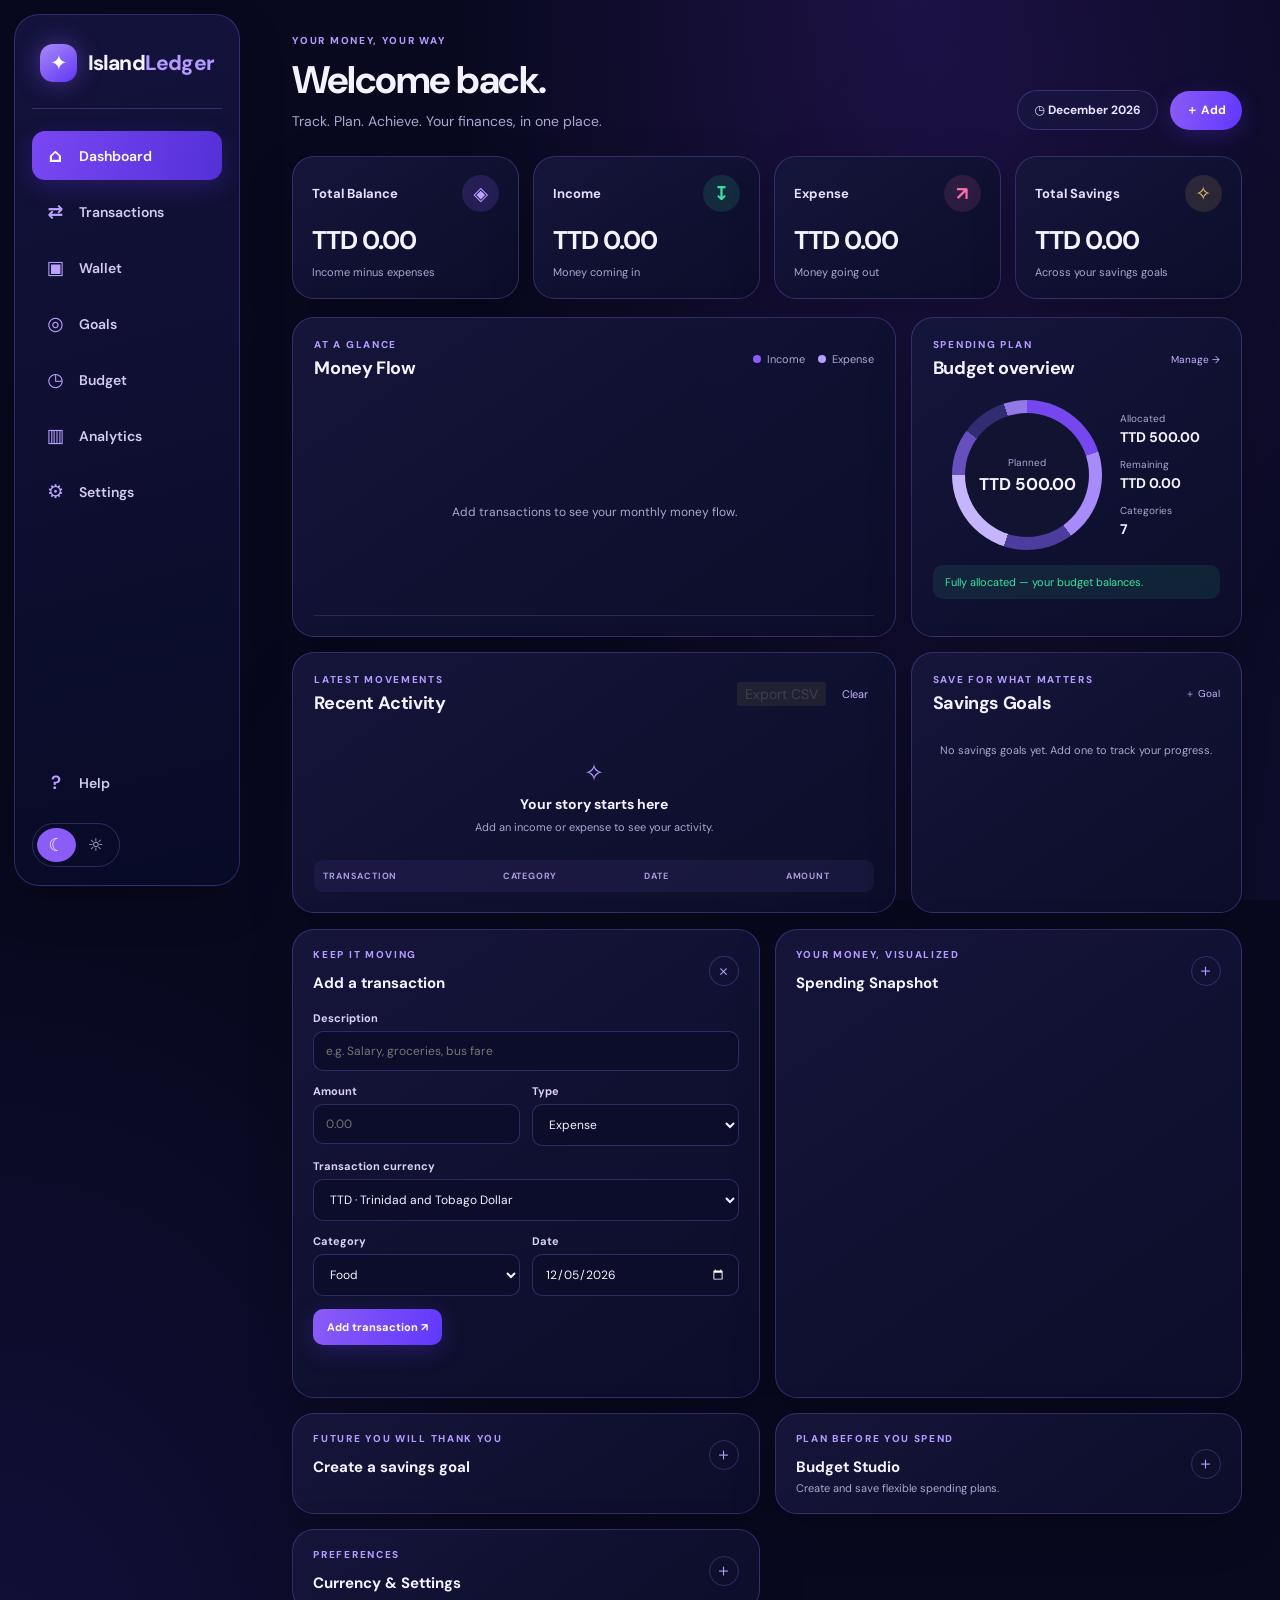
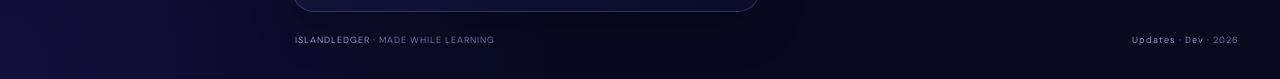
<file: index.html>
<!doctype html>
<html lang="en">
<head>
<meta charset="utf-8"><meta name="viewport" content="width=device-width,initial-scale=1">
<meta name="theme-color" content="#08091f">
<meta name="description" content="IslandLedger — a personal money dashboard with multi-currency tracking, savings goals and budget planning.">
<title>IslandLedger — Your money, your way</title>
<link rel="preconnect" href="https://fonts.googleapis.com"><link rel="preconnect" href="https://fonts.gstatic.com" crossorigin>
<link href="https://fonts.googleapis.com/css2?family=DM+Sans:wght@400;500;600;700;800&display=swap" rel="stylesheet">
<link rel="stylesheet" href="style.css"><script type="module" src="app.js"></script>
</head>
<body>
<div class="app-layout">
<aside class="sidebar" id="sidebar">
  <a class="brand" href="#dashboard"><span class="brand-icon">✦</span><span>Island<span>Ledger</span></span></a>
  <nav class="main-nav" aria-label="Main navigation">
    <a class="nav-link active" href="#dashboard"><span>⌂</span>Dashboard</a>
    <a class="nav-link" href="#activity"><span>⇄</span>Transactions</a>
    <a class="nav-link" href="#wallet"><span>▣</span>Wallet</a>
    <a class="nav-link" href="#goals"><span>◎</span>Goals</a>
    <a class="nav-link" href="#budget"><span>◷</span>Budget</a>
    <a class="nav-link" href="#analytics"><span>▥</span>Analytics</a>
    <a class="nav-link" href="#settings"><span>⚙</span>Settings</a>
  </nav>
  <div class="sidebar-bottom"><a class="nav-link" href="#help"><span>?</span>Help</a><div class="theme-switch" aria-label="Theme"><button type="button" class="theme-choice selected" id="darkTheme" aria-label="Dark theme">☾</button><button type="button" class="theme-choice" id="lightTheme" aria-label="Light theme">☼</button></div></div>
</aside>
<main class="main-content" id="dashboard">
<header class="mobile-top"><button id="menuToggle" class="icon-button" type="button" aria-label="Open navigation" aria-expanded="false">☰</button><a class="brand compact" href="#dashboard"><span class="brand-icon">✦</span>IslandLedger</a><span class="mobile-month" id="monthLabel">This month</span></header>
<section class="welcome-row">
 <div><p class="eyebrow">YOUR MONEY, YOUR WAY</p><h1>Welcome back.</h1><p class="subheading">Track. Plan. Achieve. Your finances, in one place.</p></div>
 <div class="welcome-actions"><span class="month-pill">◷ <span id="monthLabelDesktop">This month</span></span><a class="primary-action" href="#new-transaction">＋ Add</a></div>
</section>
<section class="summary-grid" aria-label="Financial summary">
 <article class="summary-card"><div class="summary-top"><span>Total Balance</span><span class="summary-icon">◈</span></div><strong id="balanceTotal">TT$0.00</strong><small>Income minus expenses</small></article>
 <article class="summary-card"><div class="summary-top"><span>Income</span><span class="summary-icon green">↧</span></div><strong id="incomeTotal">TT$0.00</strong><small>Money coming in</small></article>
 <article class="summary-card"><div class="summary-top"><span>Expense</span><span class="summary-icon pink">↗</span></div><strong id="expenseTotal">TT$0.00</strong><small>Money going out</small></article>
 <article class="summary-card"><div class="summary-top"><span>Total Savings</span><span class="summary-icon gold">✧</span></div><strong id="savingsTotal">TT$0.00</strong><small>Across your savings goals</small></article>
</section>
<section class="dashboard-grid">
 <article class="widget money-widget" id="analytics"><div class="widget-heading"><div><p class="eyebrow">AT A GLANCE</p><h2>Money Flow</h2></div><div class="legend"><span><i class="income-dot"></i>Income</span><span><i class="expense-dot"></i>Expense</span></div></div><div id="moneyFlowChart" class="money-chart" role="img" aria-label="Monthly income and expense chart"><p class="chart-empty">Your income and expenses will appear here.</p></div></article>
 <article class="widget budget-overview" id="budget"><div class="widget-heading"><div><p class="eyebrow">SPENDING PLAN</p><h2>Budget overview</h2></div><a href="#budgetStudio" class="subtle-link">Manage →</a></div><div class="budget-overview-content"><div id="budgetDonut" class="budget-donut"><span><small>Planned</small><strong id="budgetDonutTotal">TT$0</strong></span></div><div class="budget-overview-stats"><div><small>Allocated</small><strong id="budgetAllocated">TT$0.00</strong></div><div><small>Remaining</small><strong id="budgetRemaining">TT$500.00</strong></div><div><small>Categories</small><strong id="budgetCategoryCount">7</strong></div></div></div><p id="budgetStatus" class="budget-status">You have money left to allocate.</p></article>
 <article class="widget activity-widget" id="activity"><div class="widget-heading"><div><p class="eyebrow">LATEST MOVEMENTS</p><h2>Recent Activity</h2></div><div class="activity-actions"><button id="exportTransactions" class="textbutton" type="button" disabled>Export CSV</button><button id="clearButton" class="text-button" type="button">Clear</button></div></div><div id="emptyState" class="empty-state"><span>✧</span><h3>Your story starts here</h3><p>Add an income or expense to see your activity.</p></div><div class="table-wrap"><table><thead><tr><th>Transaction</th><th>Category</th><th>Date</th><th class="align-right">Amount</th><th></th></tr></thead><tbody id="transactionList"></tbody></table></div></article>
 <article class="widget goals-widget" id="goals"><div class="widget-heading"><div><p class="eyebrow">SAVE FOR WHAT MATTERS</p><h2>Savings Goals</h2></div><a href="#goalForm" class="subtle-link">＋ Goal</a></div><div id="goalsEmpty" class="empty-state compact-empty"><p>No savings goals yet. Add one to track your progress.</p></div><div id="goalsList" class="goals-list"></div></article>
</section>
<section class="lower-grid">
 <details class="widget collapsible-panel" id="new-transaction" open><summary><span class="summary-title"><small class="eyebrow">KEEP IT MOVING</small><strong>Add a transaction</strong></span><span class="collapse-icon">＋</span></summary><div class="collapsible-content"><form id="transactionForm">
 <label for="description">Description</label><input id="description" name="description" maxlength="80" placeholder="e.g. Salary, groceries, bus fare" required>
 <div class="form-grid"><div><label for="amount">Amount</label><input id="amount" name="amount" type="number" min="0.01" step="0.01" placeholder="0.00" required></div><div><label for="type">Type</label><select id="type" name="type"><option value="expense">Expense</option><option value="income">Income</option></select></div></div>
 <div id="wallet"><label for="transactionCurrency">Transaction currency</label><select id="transactionCurrency" name="currency" aria-label="Currency used for this transaction"></select></div>
 <div class="form-grid"><div><label for="category">Category</label><select id="category" name="category"><option>Food</option><option>Transport</option><option>Rent & bills</option><option>Health</option><option>Personal</option><option>Education</option><option>Savings</option><option>Work</option><option>Other</option></select></div><div><label for="date">Date</label><input id="date" name="date" type="date" required></div></div>
 <button class="primary-button" type="submit">Add transaction <span>↗</span></button><p id="formMessage" class="form-message" role="status" aria-live="polite"></p></form></div></details>
 <details class="widget collapsible-panel"><summary><span class="summary-title"><small class="eyebrow">YOUR MONEY, VISUALIZED</small><strong>Spending Snapshot</strong></span><span class="collapse-icon">＋</span></summary><div class="collapsible-content"><div id="categoryBreakdown"><p class="chart-empty">Add an expense to see your categories.</p></div><p id="rateNote" class="rate-note" role="status">Exchange rates are loading…</p></div></details>
 <details class="widget collapsible-panel" id="goalFormPanel"><summary><span class="summary-title"><small class="eyebrow">FUTURE YOU WILL THANK YOU</small><strong>Create a savings goal</strong></span><span class="collapse-icon">＋</span></summary><div class="collapsible-content">
 <form id="goalForm"><label for="goalName">Goal name</label><input id="goalName" maxlength="60" placeholder="e.g. Emergency fund" required>
 <div class="form-grid"><div><label for="goalTarget">Target (TTD)</label><input id="goalTarget" type="number" min="0.01" step="0.01" placeholder="3000" required></div><div><label for="goalSaved">Already saved (TTD)</label><input id="goalSaved" type="number" min="0" step="0.01" value="0" required></div></div>
 <button type="submit" class="primary-button">Create goal</button><p id="goalMessage" class="form-message" role="status"></p></form></div></details>
 <details class="widget collapsible-panel" id="budgetStudio"><summary><span class="summary-title"><small class="eyebrow">PLAN BEFORE YOU SPEND</small><strong>Budget Studio</strong><em>Create and save flexible spending plans.</em></span><span class="collapse-icon">＋</span></summary><div class="collapsible-content">
 <div class="form-grid"><div><label for="budgetPlanName">Plan name</label><input id="budgetPlanName" maxlength="60" value="My Budget"></div><div><label for="budgetTotal">Total budget (TTD)</label><input id="budgetTotal" type="number" min="0" step="0.01" value="500"></div></div>
 <div class="form-grid"><div><label for="distributionMode">When changing total</label><select id="distributionMode"><option value="proportional">Adjust proportionally</option><option value="equal">Divide equally</option><option value="manual">Keep amounts</option></select></div><div><label for="savedBudgetPlans">Saved plans</label><select id="savedBudgetPlans"><option value="">Choose a saved plan</option></select></div></div>
 <div class="button-row"><button id="saveBudgetPlan" type="button" class="primary-button">Save plan</button><button id="loadBudgetPlan" type="button" class="secondary-button">Load</button><button id="deleteBudgetPlan" type="button" class="secondary-button">Delete</button></div><p id="budgetMessage" class="form-message" role="status"></p>
 <div class="budget-studio-summary"><div><small>Allocated</small><strong id="budgetStudioAllocated">TT$0.00</strong></div><div><small>Remaining</small><strong id="budgetStudioRemaining">TT$500.00</strong></div><div><small>Categories</small><strong id="budgetStudioCategoryCount">7</strong></div></div>
 <div class="budget-category-heading"><div><p class="eyebrow">YOUR ALLOCATIONS</p><h3>Adjust categories</h3></div><button id="addBudgetCategory" class="secondary-button" type="button">＋ Category</button></div><div id="budgetCategories" class="budget-categories"></div>
 <form id="newBudgetCategoryForm" class="new-budget-category" hidden><div><label for="newBudgetCategoryName">Category name</label><input id="newBudgetCategoryName" maxlength="40" placeholder="e.g. Pet care" required></div><button type="submit" class="primary-button">Add</button><button id="cancelBudgetCategory" class="secondary-button" type="button">Cancel</button></form>
 <p class="budget-note">Budget plans are stored separately from transactions and savings goals.</p></div></details>
 <details class="widget collapsible-panel" id="settings"><summary><span class="summary-title"><small class="eyebrow">PREFERENCES</small><strong>Currency & Settings</strong></span><span class="collapse-icon">＋</span></summary><div class="collapsible-content"><label for="displayCurrency">Dashboard display currency</label><select id="displayCurrency" aria-label="Choose dashboard display currency"></select><p class="rate-note" id="rateNoteSettings">Exchange rates are indicative and may vary from bank rates.</p><p class="privacy-note">IslandLedger stores entries in this browser. It has no bank connection or cloud sync.</p></div></details>
</section>
<footer><span>ISLANDLEDGER <span>· MADE WHILE LEARNING</span></span><span class="footer-links"><a href="updates.html">Updates</a> · <a href="dev.html">Dev</a> · <span id="year"></span></span></footer>
</main></div>
<div class="sidebar-scrim" id="sidebarScrim"></div>
</body></html>
</file>
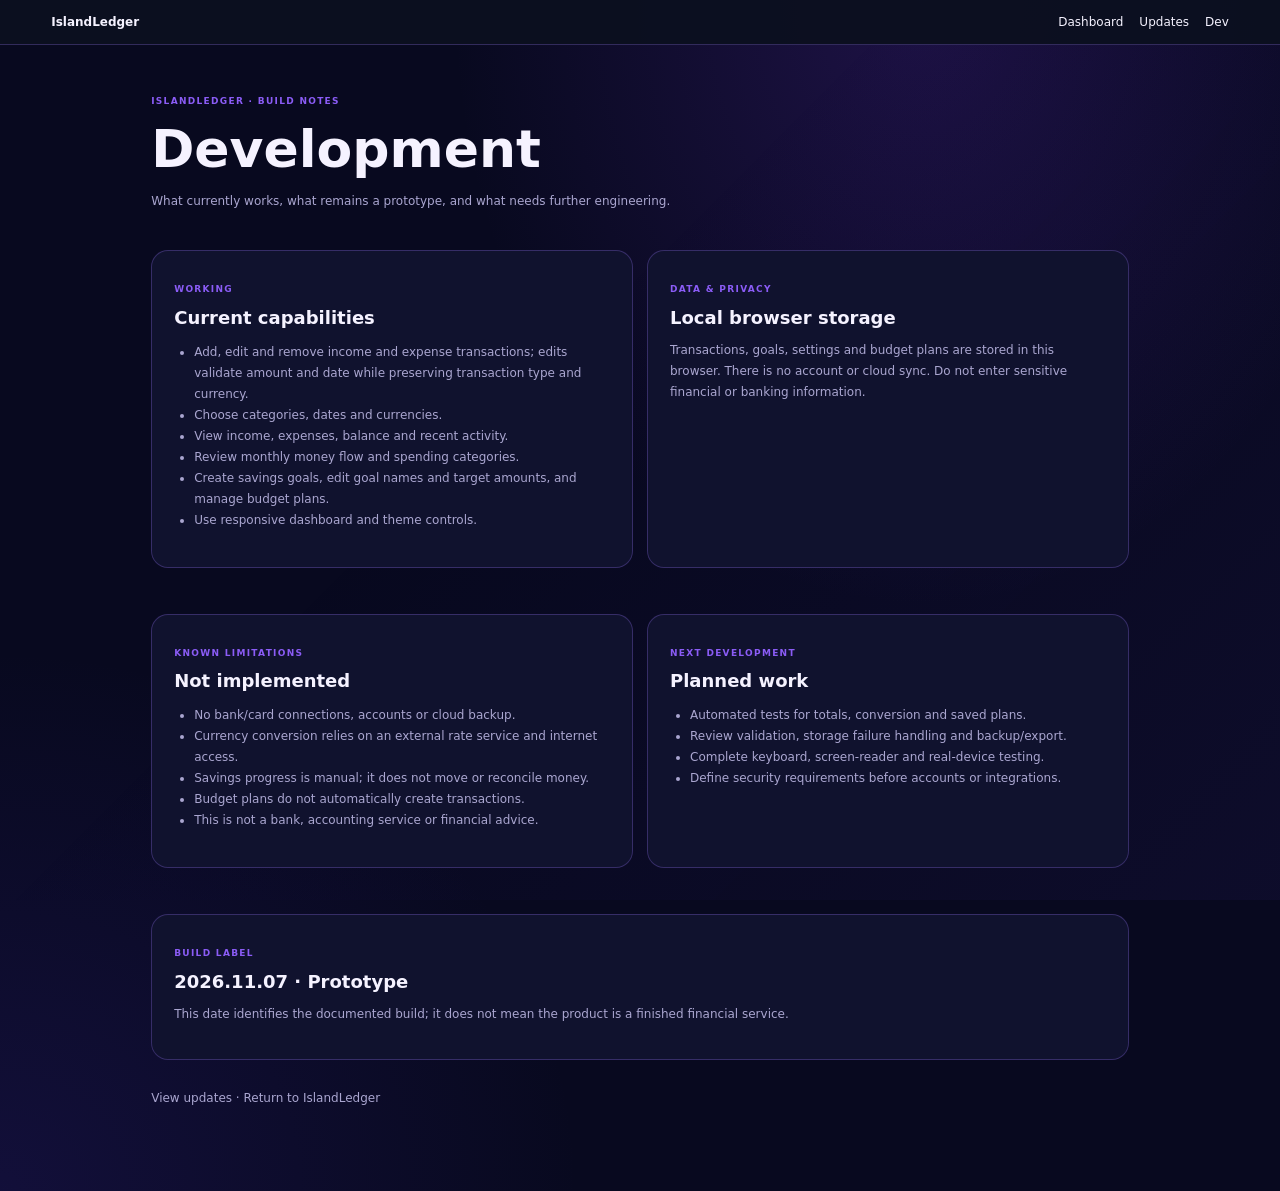
<file: dev.html>
<!doctype html><html lang="en"><head><meta charset="utf-8"><meta name="viewport" content="width=device-width,initial-scale=1"><title>IslandLedger — Development</title><link rel="stylesheet" href="style.css"><style>
.log-nav{position:sticky;top:0;z-index:10;background:rgba(12,16,32,.96);border-bottom:1px solid var(--line);padding:15px clamp(16px,4vw,54px);display:flex;justify-content:space-between;gap:16px}.log-nav a{color:var(--text);text-decoration:none;font-size:12px}.log-nav nav{display:flex;gap:16px;flex-wrap:wrap}.log-main{max-width:1080px;margin:auto;padding:40px clamp(16px,4vw,54px) 70px}.log-main h1{font-size:clamp(34px,6vw,52px);margin:8px 0}.log-main p,.log-main li{color:var(--muted);font-size:12px;line-height:1.75}.log-kicker,.log-label{color:var(--purple)!important;font-size:9px!important;letter-spacing:1.3px;font-weight:800}.log-card{background:var(--surface);border:1px solid var(--line);border-radius:17px;padding:22px;margin:16px 0}.log-card h2{font-size:18px;margin:6px 0 10px}.log-card ul{padding-left:20px}.log-grid{display:grid;grid-template-columns:repeat(2,minmax(0,1fr));gap:14px;margin-top:22px}.log-wide{grid-column:1/-1}@media(max-width:650px){.log-nav{flex-direction:column}.log-main{padding-top:28px}.log-card{padding:17px}.log-grid{grid-template-columns:1fr}.log-wide{grid-column:auto}}
</style></head><body><header class="log-nav"><a href="index.html"><strong>IslandLedger</strong></a><nav><a href="index.html">Dashboard</a><a href="updates.html">Updates</a><a href="dev.html">Dev</a></nav></header><main class="log-main"><p class="log-kicker">ISLANDLEDGER · BUILD NOTES</p><h1>Development</h1><p>What currently works, what remains a prototype, and what needs further engineering.</p><div class="log-grid"><article class="log-card"><p class="log-label">WORKING</p><h2>Current capabilities</h2><ul><li>Add, edit and remove income and expense transactions; edits validate amount and date while preserving transaction type and currency.</li><li>Choose categories, dates and currencies.</li><li>View income, expenses, balance and recent activity.</li><li>Review monthly money flow and spending categories.</li><li>Create savings goals, edit goal names and target amounts, and manage budget plans.</li><li>Use responsive dashboard and theme controls.</li></ul></article><article class="log-card"><p class="log-label">DATA & PRIVACY</p><h2>Local browser storage</h2><p>Transactions, goals, settings and budget plans are stored in this browser. There is no account or cloud sync. Do not enter sensitive financial or banking information.</p></article><article class="log-card"><p class="log-label">KNOWN LIMITATIONS</p><h2>Not implemented</h2><ul><li>No bank/card connections, accounts or cloud backup.</li><li>Currency conversion relies on an external rate service and internet access.</li><li>Savings progress is manual; it does not move or reconcile money.</li><li>Budget plans do not automatically create transactions.</li><li>This is not a bank, accounting service or financial advice.</li></ul></article><article class="log-card"><p class="log-label">NEXT DEVELOPMENT</p><h2>Planned work</h2><ul><li>Automated tests for totals, conversion and saved plans.</li><li>Review validation, storage failure handling and backup/export.</li><li>Complete keyboard, screen-reader and real-device testing.</li><li>Define security requirements before accounts or integrations.</li></ul></article><article class="log-card log-wide"><p class="log-label">BUILD LABEL</p><h2>2026.11.07 · Prototype</h2><p>This date identifies the documented build; it does not mean the product is a finished financial service.</p></article></div><p><a href="updates.html">View updates</a> · <a href="index.html">Return to IslandLedger</a></p></main></body></html>
</file>
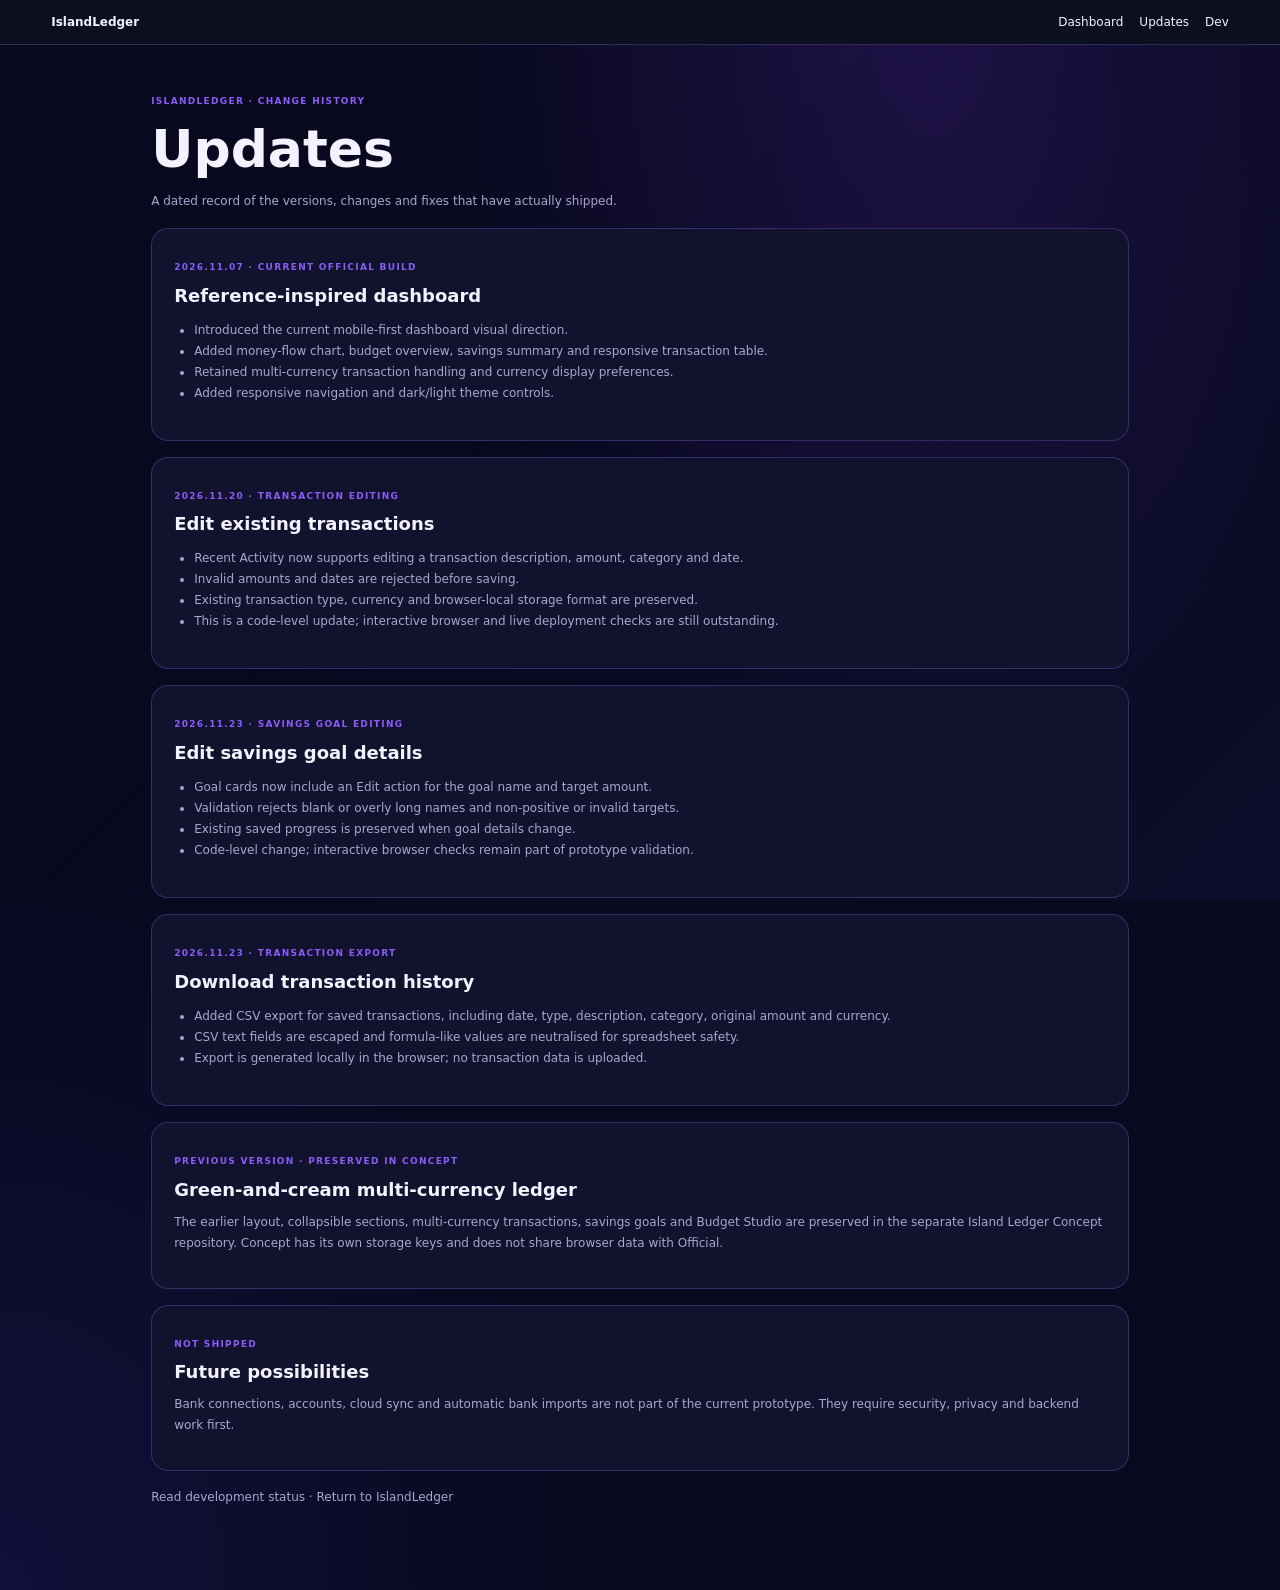
<file: updates.html>
<!doctype html><html lang="en"><head><meta charset="utf-8"><meta name="viewport" content="width=device-width,initial-scale=1"><title>IslandLedger — Updates</title><link rel="stylesheet" href="style.css"><style>
.log-nav{position:sticky;top:0;z-index:10;background:rgba(12,16,32,.96);border-bottom:1px solid var(--line);padding:15px clamp(16px,4vw,54px);display:flex;justify-content:space-between;gap:16px}.log-nav a{color:var(--text);text-decoration:none;font-size:12px}.log-nav nav{display:flex;gap:16px;flex-wrap:wrap}.log-main{max-width:1080px;margin:auto;padding:40px clamp(16px,4vw,54px) 70px}.log-main h1{font-size:clamp(34px,6vw,52px);margin:8px 0}.log-main p,.log-main li{color:var(--muted);font-size:12px;line-height:1.75}.log-kicker,.log-label{color:var(--purple)!important;font-size:9px!important;letter-spacing:1.3px;font-weight:800}.log-card{background:var(--surface);border:1px solid var(--line);border-radius:17px;padding:22px;margin:16px 0}.log-card h2{font-size:18px;margin:6px 0 10px}.log-card ul{padding-left:20px}.log-grid{display:grid;grid-template-columns:repeat(2,minmax(0,1fr));gap:14px;margin-top:22px}.log-wide{grid-column:1/-1}@media(max-width:650px){.log-nav{flex-direction:column}.log-main{padding-top:28px}.log-card{padding:17px}.log-grid{grid-template-columns:1fr}.log-wide{grid-column:auto}}
</style></head><body><header class="log-nav"><a href="index.html"><strong>IslandLedger</strong></a><nav><a href="index.html">Dashboard</a><a href="updates.html">Updates</a><a href="dev.html">Dev</a></nav></header><main class="log-main"><p class="log-kicker">ISLANDLEDGER · CHANGE HISTORY</p><h1>Updates</h1><p>A dated record of the versions, changes and fixes that have actually shipped.</p><article class="log-card"><p class="log-label">2026.11.07 · CURRENT OFFICIAL BUILD</p><h2>Reference-inspired dashboard</h2><ul><li>Introduced the current mobile-first dashboard visual direction.</li><li>Added money-flow chart, budget overview, savings summary and responsive transaction table.</li><li>Retained multi-currency transaction handling and currency display preferences.</li><li>Added responsive navigation and dark/light theme controls.</li></ul></article><article class="log-card"><p class="log-label">2026.11.20 · TRANSACTION EDITING</p><h2>Edit existing transactions</h2><ul><li>Recent Activity now supports editing a transaction description, amount, category and date.</li><li>Invalid amounts and dates are rejected before saving.</li><li>Existing transaction type, currency and browser-local storage format are preserved.</li><li>This is a code-level update; interactive browser and live deployment checks are still outstanding.</li></ul></article><article class="log-card"><p class="log-label">2026.11.23 · SAVINGS GOAL EDITING</p><h2>Edit savings goal details</h2><ul><li>Goal cards now include an Edit action for the goal name and target amount.</li><li>Validation rejects blank or overly long names and non-positive or invalid targets.</li><li>Existing saved progress is preserved when goal details change.</li><li>Code-level change; interactive browser checks remain part of prototype validation.</li></ul></article><article class="log-card"><p class="log-label">2026.11.23 · TRANSACTION EXPORT</p><h2>Download transaction history</h2><ul><li>Added CSV export for saved transactions, including date, type, description, category, original amount and currency.</li><li>CSV text fields are escaped and formula-like values are neutralised for spreadsheet safety.</li><li>Export is generated locally in the browser; no transaction data is uploaded.</li></ul></article><article class="log-card"><p class="log-label">PREVIOUS VERSION · PRESERVED IN CONCEPT</p><h2>Green-and-cream multi-currency ledger</h2><p>The earlier layout, collapsible sections, multi-currency transactions, savings goals and Budget Studio are preserved in the separate Island Ledger Concept repository. Concept has its own storage keys and does not share browser data with Official.</p></article><article class="log-card"><p class="log-label">NOT SHIPPED</p><h2>Future possibilities</h2><p>Bank connections, accounts, cloud sync and automatic bank imports are not part of the current prototype. They require security, privacy and backend work first.</p></article><p><a href="dev.html">Read development status</a> · <a href="index.html">Return to IslandLedger</a></p></main></body></html>
</file>
<file: style.css>
:root{color-scheme:dark;--bg:#08091f;--surface:#10122e;--surface2:#15183b;--line:rgba(155,119,255,.27);--text:#f5f2ff;--muted:#aaa6d0;--purple:#8b5cf6;--purple2:#6038ff;--violet:#b49aff;--green:#3de0a0;--red:#fb6eaa;--gold:#f5c76b;--shadow:0 16px 45px rgba(0,0,0,.22);font-family:'DM Sans',system-ui,sans-serif}
*{box-sizing:border-box}html{scroll-behavior:smooth;scroll-padding-top:24px}body{margin:0;background:radial-gradient(ellipse at 72% 0%,rgba(88,42,173,.27),transparent 36%),radial-gradient(ellipse at 0% 100%,rgba(55,37,153,.22),transparent 32%),var(--bg);color:var(--text);font-size:14px;min-width:320px}
body:before{content:"";position:fixed;inset:0;pointer-events:none;z-index:-1;background:linear-gradient(135deg,transparent 40%,rgba(112,74,232,.06))}
a{color:inherit;text-decoration:none}button,input,select{font:inherit}button{cursor:pointer}
.app-layout{min-height:100vh}.sidebar{position:fixed;inset:14px auto 14px 14px;width:226px;padding:25px 17px 18px;border:1px solid var(--line);border-radius:25px;background:linear-gradient(165deg,rgba(20,19,61,.97),rgba(8,11,39,.98));box-shadow:var(--shadow);display:flex;flex-direction:column;z-index:20}
.brand{display:flex;align-items:center;gap:11px;font-size:21px;font-weight:800;letter-spacing:-.8px;padding:4px 8px 26px;border-bottom:1px solid var(--line)}.brand>span:last-child>span{color:var(--violet)}.brand-icon{display:grid;place-items:center;width:38px;height:38px;border-radius:13px;background:linear-gradient(145deg,#a78bfa,#6235f5);color:white;box-shadow:0 0 24px rgba(139,92,246,.45)}
.main-nav{display:grid;gap:7px;padding-top:22px}.nav-link{display:flex;align-items:center;gap:13px;padding:12px 13px;border-radius:13px;color:#d1cbed;font-weight:600;transition:.2s}.nav-link>span{width:21px;text-align:center;font-size:19px;color:#b9a3ff}.nav-link:hover,.nav-link.active{background:linear-gradient(100deg,#7947f4,#5430d7);color:white;box-shadow:0 7px 22px rgba(91,48,214,.3)}.nav-link.active>span{color:white}
.sidebar-bottom{margin-top:auto;display:grid;gap:16px}.theme-switch{display:flex;padding:4px;border:1px solid var(--line);border-radius:99px;width:max-content}.theme-choice{width:39px;height:34px;border:0;background:transparent;color:var(--muted);border-radius:50%;font-size:18px}.theme-choice.selected{background:var(--purple);color:white}
.main-content{margin-left:254px;padding:34px clamp(18px,3vw,48px) 28px;max-width:1800px}.mobile-top{display:none}.welcome-row{display:flex;justify-content:space-between;align-items:end;gap:18px;margin-bottom:26px}.eyebrow{font-size:10px;letter-spacing:1.7px;font-weight:800;color:var(--violet);margin:0 0 8px}.welcome-row h1{font-size:clamp(27px,3vw,39px);letter-spacing:-1.5px;margin:0}.subheading{margin:7px 0 0;color:var(--muted)}.welcome-actions{display:flex;align-items:center;gap:12px}.month-pill,.primary-action{border:1px solid var(--line);border-radius:99px;padding:11px 16px;color:#e8e1ff;background:rgba(24,22,66,.75);font-size:12px;font-weight:700}.primary-action,.primary-button{background:linear-gradient(105deg,#8b5cf6,#6038ff);border:0;color:white;box-shadow:0 6px 22px rgba(102,57,239,.25)}.primary-action{white-space:nowrap}
.summary-grid{display:grid;grid-template-columns:repeat(4,minmax(0,1fr));gap:14px;margin-bottom:18px}.summary-card,.widget{min-width:0;border:1px solid var(--line);border-radius:22px;background:linear-gradient(145deg,rgba(21,22,59,.96),rgba(12,14,42,.96));box-shadow:var(--shadow)}.summary-card{padding:18px 19px}.summary-top{display:flex;align-items:center;justify-content:space-between;color:#e5defd;font-weight:700;font-size:13px}.summary-icon{display:grid;place-items:center;width:37px;height:37px;border-radius:50%;background:rgba(139,92,246,.18);color:#bba3ff;font-size:19px}.summary-icon.green{color:var(--green);background:rgba(61,224,160,.12)}.summary-icon.pink{color:var(--red);background:rgba(251,110,170,.12)}.summary-icon.gold{color:var(--gold);background:rgba(245,199,107,.12)}.summary-card>strong{display:block;font-size:clamp(20px,2vw,29px);letter-spacing:-1px;margin:12px 0 5px;overflow-wrap:anywhere}.summary-card>small{color:var(--muted);font-size:11px}
.dashboard-grid{display:grid;grid-template-columns:minmax(0,1.55fr) minmax(280px,.85fr);gap:15px}.widget{padding:20px 21px}.widget-heading{display:flex;justify-content:space-between;align-items:center;gap:12px;margin-bottom:16px}.widget-heading h2{margin:0;font-size:18px;letter-spacing:-.4px}.widget-heading .eyebrow{margin-bottom:5px}.legend{display:flex;gap:13px;color:var(--muted);font-size:11px}.legend span{display:flex;align-items:center;gap:6px}.legend i{width:8px;height:8px;border-radius:50%;background:var(--purple)}.legend .expense-dot{background:#b5a0ff}.money-chart{height:220px;display:flex;align-items:stretch;gap:10px;padding:12px 4px 0;border-bottom:1px solid rgba(178,160,255,.16)}.chart-month{flex:1;min-width:0;display:flex;flex-direction:column;justify-content:end;align-items:center;gap:9px}.chart-bars{height:174px;width:100%;display:flex;align-items:end;justify-content:center;gap:5px;border-bottom:1px solid rgba(178,160,255,.14);background:repeating-linear-gradient(to top,transparent 0,transparent 42px,rgba(178,160,255,.08) 43px)}.chart-bar{width:min(14px,35%);min-height:2px;border-radius:7px 7px 0 0;background:linear-gradient(#a78bfa,#6b3df0)}.chart-bar.expense{background:linear-gradient(#c5b4ff,#8f79df)}.chart-month small{color:var(--muted);font-size:10px}.chart-empty{color:var(--muted);font-size:12px;margin:auto}
.budget-overview-content{display:flex;align-items:center;justify-content:center;gap:18px;padding:4px 0 10px}.budget-donut{width:150px;height:150px;flex:none;border-radius:50%;display:grid;place-items:center;background:conic-gradient(#7548ef 0 35%,#a78bfa 35% 55%,#4b3c9e 55% 72%,#29275c 72% 100%);position:relative}.budget-donut:before{content:"";position:absolute;inset:13px;border-radius:50%;background:#111331}.budget-donut>span{position:relative;display:grid;text-align:center;gap:4px}.budget-donut small,.budget-overview-stats small{color:var(--muted);font-size:10px}.budget-donut strong{font-size:17px}.budget-overview-stats{display:grid;gap:12px}.budget-overview-stats>div{display:grid;gap:3px}.budget-overview-stats strong{font-size:14px}.budget-status{font-size:11px;color:var(--green);background:rgba(61,224,160,.09);padding:10px 12px;border-radius:10px;margin:5px 0 0}.budget-status.over{color:#ff8cae;background:rgba(251,110,170,.1)}
.activity-widget{grid-column:1}.goals-widget{grid-column:2}.text-button{background:transparent;border:0;color:#c3b0ff;font-size:11px;padding:6px}.table-wrap{overflow-x:auto}table{width:100%;border-collapse:collapse;min-width:490px}th{text-align:left;padding:10px 9px;color:#a99cda;background:rgba(132,104,225,.09);font-size:9px;letter-spacing:.8px;text-transform:uppercase}th:first-child{border-radius:9px 0 0 9px}th:last-child{border-radius:0 9px 9px 0}td{padding:13px 9px;border-bottom:1px solid rgba(178,160,255,.1);font-size:11px;color:#e9e4ff}td small{display:block;color:var(--muted);margin-top:3px}.align-right{text-align:right}.income{color:var(--green)}.expense{color:#ff86b0}.remove{border:1px solid var(--line);border-radius:8px;background:transparent;color:#c3b0ff;padding:5px 8px}.empty-state{text-align:center;color:var(--muted);padding:26px 8px}.empty-state>span{font-size:24px;color:var(--violet)}.empty-state h3{font-size:14px;color:var(--text);margin:7px 0}.empty-state p{font-size:11px;margin:0}.compact-empty{padding:12px 4px}.goals-list{display:grid;gap:13px}.goal-card{padding:12px;border:1px solid rgba(155,119,255,.17);border-radius:13px;background:rgba(10,12,37,.45)}.goal-head{display:flex;justify-content:space-between;gap:8px;font-size:11px}.goal-head span,.goal-meta{color:var(--violet);font-size:10px}.goal-bar,.bar{height:8px;border-radius:99px;background:rgba(157,137,228,.16);overflow:hidden;margin:8px 0 5px}.goal-bar span,.bar span{display:block;height:100%;background:linear-gradient(90deg,#7244ef,#a78bfa);border-radius:inherit}.goal-meta{display:flex;justify-content:space-between}.goal-actions{display:flex;gap:8px;margin-top:8px}.goal-actions button{font-size:10px;padding:6px 9px}.lower-grid{display:grid;grid-template-columns:repeat(2,minmax(0,1fr));gap:15px;margin-top:16px}.collapsible-panel{padding:0;overflow:hidden}.collapsible-panel>summary{list-style:none;display:flex;align-items:center;justify-content:space-between;gap:14px;padding:18px 20px;cursor:pointer}.collapsible-panel>summary::-webkit-details-marker{display:none}.summary-title{display:grid;gap:4px}.summary-title strong{font-size:15px}.summary-title em{font-style:normal;color:var(--muted);font-size:11px}.collapse-icon{display:grid;place-items:center;width:30px;height:30px;border:1px solid var(--line);border-radius:50%;color:var(--violet);font-size:17px;transition:transform .2s}.collapsible-panel[open] .collapse-icon{transform:rotate(45deg)}.collapsible-content{padding:0 20px 20px}.form-grid{display:grid;grid-template-columns:repeat(2,minmax(0,1fr));gap:12px}.collapsible-content label{display:block;color:#d9d2f5;font-size:11px;font-weight:700;margin:0 0 6px}.collapsible-content input,.collapsible-content select{width:100%;min-width:0;padding:11px 12px;margin:0 0 13px;border:1px solid var(--line);border-radius:10px;background:#0b0d2b;color:var(--text);font-size:12px}.collapsible-content input:focus,.collapsible-content select:focus{outline:2px solid #8b5cf6;outline-offset:1px}.primary-button,.secondary-button{border-radius:10px;padding:11px 14px;font-size:11px;font-weight:700}.primary-button{background:linear-gradient(105deg,#8b5cf6,#6038ff);color:#fff;border:0}.secondary-button{background:rgba(139,92,246,.12);color:#e4dcff;border:1px solid var(--line)}.form-message,.rate-note,.privacy-note,.budget-note{font-size:10px;color:var(--muted);line-height:1.6;min-height:12px}.button-row{display:flex;gap:8px;flex-wrap:wrap}.budget-studio-summary{display:grid;grid-template-columns:repeat(3,minmax(0,1fr));gap:8px;margin:14px 0}.budget-studio-summary>div{padding:10px;border:1px solid var(--line);border-radius:10px;background:rgba(139,92,246,.07);display:grid;gap:5px}.budget-studio-summary small{font-size:9px;color:var(--muted)}.budget-studio-summary strong{font-size:13px;overflow-wrap:anywhere}.budget-category-heading{display:flex;justify-content:space-between;align-items:center;gap:10px;margin:18px 0 8px}.budget-category-heading h3{font-size:14px;margin:0}.budget-category{padding:12px 0;border-top:1px solid rgba(155,119,255,.16)}.budget-category-top{display:grid;grid-template-columns:minmax(0,1fr) 105px auto;align-items:center;gap:8px}.budget-category-name{font-size:11px;font-weight:700}.budget-category-top input{margin:0;padding:8px}.budget-category-top .remove-category{padding:7px 9px;background:transparent;color:#ff9ab9;border:1px solid var(--line);font-size:10px}.budget-range{width:100%;margin:9px 0 0;accent-color:var(--purple)}.budget-category-meta{display:flex;justify-content:space-between;color:var(--muted);font-size:9px;margin-top:5px}.budget-category-meta strong{color:var(--violet)}.new-budget-category{display:grid;grid-template-columns:minmax(0,1fr) auto auto;gap:8px;align-items:end}.new-budget-category[hidden]{display:none}.rate-note{margin:10px 0 0}.privacy-note{margin:8px 0 0}.subtle-link{font-size:10px;color:#c4b0ff;white-space:nowrap}
footer{display:flex;justify-content:space-between;gap:12px;padding:22px 3px 5px;color:#8e88b5;font-size:9px;letter-spacing:1px}footer span span{color:#6e6996}.sidebar-scrim{display:none}
body.light-theme{color-scheme:light;--bg:#f2efff;--surface:#fff;--surface2:#f7f4ff;--text:#211943;--muted:#756e91;--line:rgba(102,70,183,.2);background:#f2efff}body.light-theme .sidebar,body.light-theme .summary-card,body.light-theme .widget{background:linear-gradient(145deg,#fff,#f8f5ff)}body.light-theme .nav-link{color:#4a416c}body.light-theme .nav-link.active{color:#fff}body.light-theme td{color:#30274e}body.light-theme .collapsible-content input,body.light-theme .collapsible-content select{background:#fff;color:#211943}body.light-theme .budget-donut:before{background:#f7f4ff}body.light-theme .goal-card{background:#fff}
@media(min-width:1500px){.main-content{padding-left:55px;padding-right:55px}.summary-grid{gap:18px}.dashboard-grid{gap:18px}.widget{padding:24px}}
@media(max-width:1100px){.sidebar{width:196px}.main-content{margin-left:220px;padding:28px 22px}.summary-grid{grid-template-columns:repeat(2,minmax(0,1fr))}.dashboard-grid{grid-template-columns:minmax(0,1fr) minmax(250px,.85fr)}}
@media(max-width:760px){body{font-size:13px}.sidebar{inset:0 auto 0 0;width:min(290px,84vw);border-radius:0 22px 22px 0;transform:translateX(-105%);transition:transform .25s;z-index:40}.sidebar.open{transform:translateX(0)}.sidebar-scrim.visible{display:block;position:fixed;inset:0;background:rgba(2,3,17,.65);z-index:30}.main-content{margin:0;padding:0 14px 22px}.mobile-top{height:58px;display:flex;align-items:center;gap:10px;position:sticky;top:0;z-index:15;background:rgba(8,9,31,.92);backdrop-filter:blur(14px);margin:0 -14px;padding:0 14px;border-bottom:1px solid var(--line)}.icon-button{width:35px;height:35px;border:1px solid var(--line);border-radius:10px;background:var(--surface);color:var(--text)}.brand.compact{border:0;padding:0;font-size:16px;gap:7px}.brand.compact .brand-icon{width:29px;height:29px;border-radius:9px}.mobile-month{margin-left:auto;color:var(--muted);font-size:10px}.welcome-row{align-items:flex-start;flex-direction:column;gap:13px;padding:24px 2px 18px;margin:0}.welcome-row h1{font-size:28px}.subheading{font-size:12px}.welcome-actions{width:100%;justify-content:space-between}.month-pill,.primary-action{padding:10px 13px;font-size:10px}.summary-grid{grid-template-columns:repeat(2,minmax(0,1fr));gap:9px;margin-bottom:12px}.summary-card{padding:13px 12px;border-radius:16px}.summary-top{font-size:10px}.summary-icon{width:29px;height:29px;font-size:15px}.summary-card>strong{font-size:clamp(17px,5vw,23px);margin:9px 0 3px}.summary-card>small{font-size:9px}.dashboard-grid{grid-template-columns:minmax(0,1fr);gap:11px}.widget{padding:16px;border-radius:17px}.activity-widget,.goals-widget{grid-column:auto}.widget-heading{margin-bottom:12px}.widget-heading h2{font-size:16px}.legend{font-size:9px;gap:8px}.money-chart{height:180px;gap:5px}.chart-bars{height:138px;gap:3px}.chart-month small{font-size:9px}.budget-overview-content{justify-content:space-evenly}.budget-donut{width:125px;height:125px}.budget-donut:before{inset:11px}.budget-overview-stats{gap:9px}.budget-overview-stats strong{font-size:12px}.lower-grid{grid-template-columns:minmax(0,1fr);gap:11px;margin-top:11px}.collapsible-panel>summary{padding:15px 16px}.collapsible-content{padding:0 16px 16px}.form-grid{gap:9px}.collapsible-content input,.collapsible-content select{font-size:16px;padding:12px}/* Prevent iOS input zoom */.budget-category-top{grid-template-columns:minmax(0,1fr) 86px auto;gap:6px}.budget-category-top .remove-category{padding:7px 6px}.budget-studio-summary>div{padding:8px}.budget-studio-summary strong{font-size:11px}.new-budget-category{grid-template-columns:1fr 1fr}.new-budget-category>div{grid-column:1/-1}footer{font-size:8px}}
@media(max-width:380px){.summary-card{padding:11px 9px}.summary-top{font-size:9px}.summary-icon{width:25px;height:25px}.summary-card>strong{font-size:17px}.budget-overview-content{gap:10px}.budget-donut{width:112px;height:112px}.budget-donut strong{font-size:14px}.welcome-row h1{font-size:25px}}
@media(prefers-reduced-motion:reduce){*,*:before,*:after{scroll-behavior:auto!important;transition:none!important}}

@media(max-width:760px){
 .table-wrap{overflow:visible}
 table{min-width:0;border-collapse:separate;border-spacing:0 8px}
 table thead{position:absolute;width:1px;height:1px;padding:0;margin:-1px;overflow:hidden;clip:rect(0,0,0,0);white-space:nowrap;border:0}
 table tbody{display:grid;gap:8px}
 table tr{display:grid;grid-template-columns:1fr auto;gap:5px 10px;padding:11px 12px;border:1px solid var(--line);border-radius:12px;background:rgba(8,10,35,.35)}
 table td{display:block;padding:2px 0;border:0;font-size:10px;text-align:left}
 table td:before{content:attr(data-label);display:block;color:var(--muted);font-size:8px;letter-spacing:.5px;text-transform:uppercase;margin-bottom:3px}
 table td.transaction-description{grid-column:1}
 table td:nth-child(2),table td:nth-child(3){grid-column:1}
 table td.amount{grid-column:2;grid-row:1/3;text-align:right;align-self:center;font-size:11px}
 table td.row-action{grid-column:2;grid-row:3;text-align:right}
 table td.row-action:before{display:none}
}

.activity-actions{display:flex;align-items:center;gap:10px;flex-wrap:wrap}.activity-actions button:disabled{opacity:.45;cursor:not-allowed}
</file>
